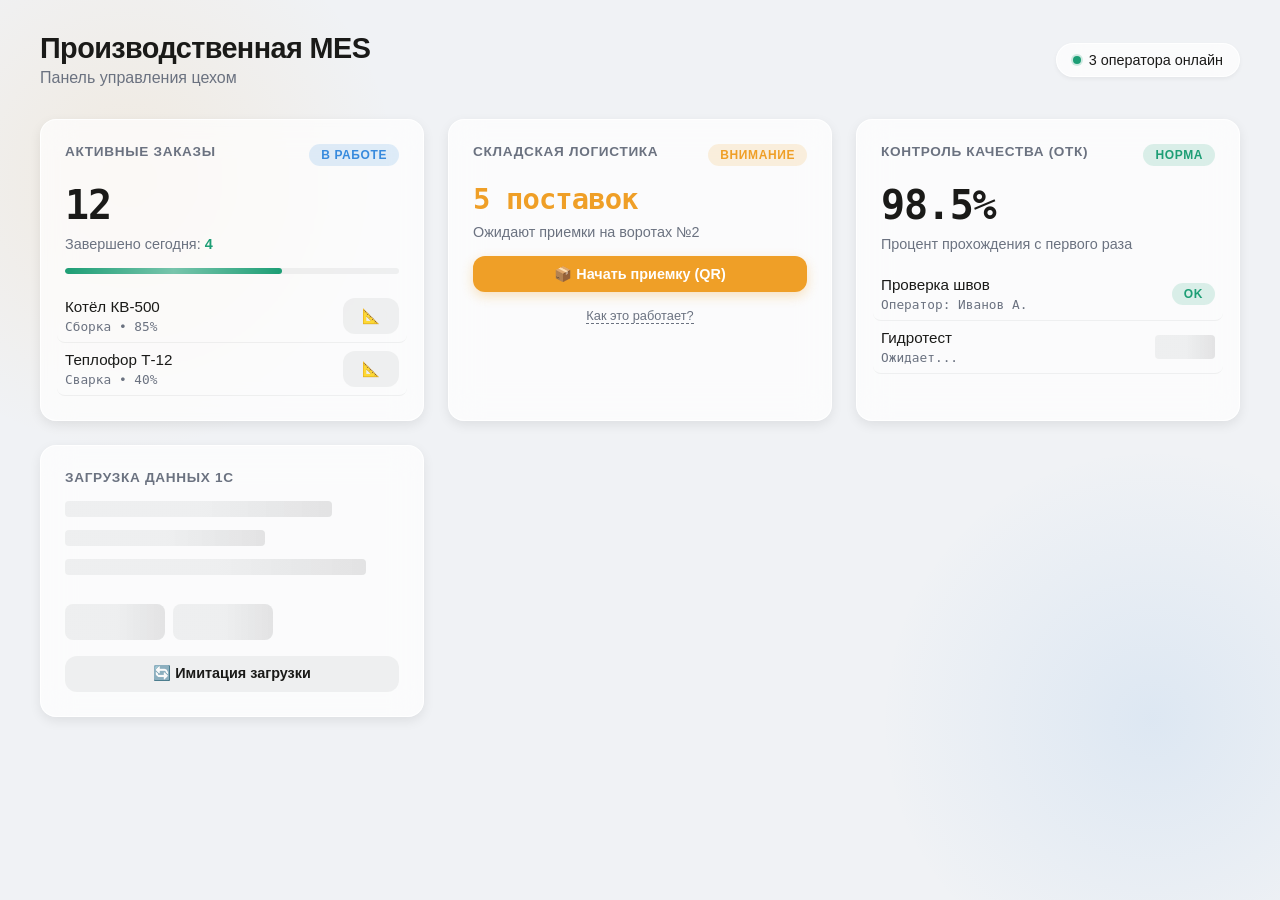
<file: ui-concept.html>
<!DOCTYPE html>
<html lang="ru">
<head>
    <meta charset="UTF-8">
    <meta name="viewport" content="width=device-width, initial-scale=1.0">
    <title>MES System UI Concept</title>
    <style>
        :root {
            --bg-color: #f0f2f5;
            --card-bg: rgba(255, 255, 255, 0.7);
            --card-border: rgba(255, 255, 255, 0.9);
            --text-primary: #1a1a18;
            --text-secondary: #6b7280;
            --accent: #EF9F27;
            --success: #1D9E75;
            --danger: #E24B4A;
            --info: #378ADD;
            --shadow-sm: 0 2px 4px rgba(0,0,0,0.05);
            --shadow-md: 0 4px 12px rgba(0,0,0,0.08);
            --shadow-lg: 0 10px 25px rgba(0,0,0,0.1);
            --radius: 16px;
            --font-main: 'Inter', -apple-system, BlinkMacSystemFont, sans-serif;
            --font-mono: 'JetBrains Mono', 'Fira Code', monospace;
        }

        @media (prefers-color-scheme: dark) {
            :root {
                --bg-color: #121212;
                --card-bg: rgba(30, 30, 30, 0.6);
                --card-border: rgba(255, 255, 255, 0.1);
                --text-primary: #e8e6e0;
                --text-secondary: #9ca3af;
                --shadow-sm: 0 2px 4px rgba(0,0,0,0.2);
                --shadow-md: 0 4px 12px rgba(0,0,0,0.3);
                --shadow-lg: 0 10px 25px rgba(0,0,0,0.4);
            }
        }

        * { box-sizing: border-box; margin: 0; padding: 0; }

        body {
            font-family: var(--font-main);
            background-color: var(--bg-color);
            background-image: 
                radial-gradient(circle at 10% 20%, rgba(239, 159, 39, 0.1) 0%, transparent 20%),
                radial-gradient(circle at 90% 80%, rgba(55, 138, 221, 0.1) 0%, transparent 20%);
            color: var(--text-primary);
            min-height: 100vh;
            padding: 2rem;
            transition: background 0.3s ease;
        }

        .container {
            max-width: 1200px;
            margin: 0 auto;
        }

        header {
            display: flex;
            justify-content: space-between;
            align-items: center;
            margin-bottom: 2rem;
            animation: slideDown 0.6s cubic-bezier(0.16, 1, 0.3, 1);
        }

        h1 { font-size: 1.8rem; font-weight: 700; letter-spacing: -0.02em; }
        
        .user-badge {
            display: flex;
            align-items: center;
            gap: 0.5rem;
            padding: 0.5rem 1rem;
            background: var(--card-bg);
            backdrop-filter: blur(12px);
            border: 1px solid var(--card-border);
            border-radius: 50px;
            box-shadow: var(--shadow-sm);
            font-size: 0.9rem;
            font-weight: 500;
        }

        .status-dot {
            width: 8px;
            height: 8px;
            background: var(--success);
            border-radius: 50%;
            box-shadow: 0 0 0 2px rgba(29, 158, 117, 0.2);
            animation: pulse 2s infinite;
        }

        /* Grid Layout */
        .dashboard-grid {
            display: grid;
            grid-template-columns: repeat(auto-fit, minmax(300px, 1fr));
            gap: 1.5rem;
        }

        /* Glassmorphism Card */
        .card {
            background: var(--card-bg);
            backdrop-filter: blur(16px);
            -webkit-backdrop-filter: blur(16px);
            border: 1px solid var(--card-border);
            border-radius: var(--radius);
            padding: 1.5rem;
            box-shadow: var(--shadow-md);
            transition: transform 0.3s cubic-bezier(0.34, 1.56, 0.64, 1), box-shadow 0.3s ease;
            position: relative;
            overflow: hidden;
            opacity: 0;
            animation: fadeInUp 0.6s cubic-bezier(0.16, 1, 0.3, 1) forwards;
        }

        .card:nth-child(1) { animation-delay: 0.1s; }
        .card:nth-child(2) { animation-delay: 0.2s; }
        .card:nth-child(3) { animation-delay: 0.3s; }
        .card:nth-child(4) { animation-delay: 0.4s; }

        .card:hover {
            transform: translateY(-4px);
            box-shadow: var(--shadow-lg);
        }

        .card-header {
            display: flex;
            justify-content: space-between;
            align-items: flex-start;
            margin-bottom: 1rem;
        }

        .card-title {
            font-size: 1.1rem;
            font-weight: 600;
            color: var(--text-secondary);
            text-transform: uppercase;
            letter-spacing: 0.05em;
            font-size: 0.85rem;
        }

        .card-value {
            font-size: 2.5rem;
            font-weight: 700;
            letter-spacing: -0.03em;
            margin-bottom: 0.5rem;
            font-family: var(--font-mono);
        }

        .card-sub {
            font-size: 0.9rem;
            color: var(--text-secondary);
            display: flex;
            align-items: center;
            gap: 0.25rem;
        }

        /* Status Badges */
        .badge {
            padding: 0.25rem 0.75rem;
            border-radius: 20px;
            font-size: 0.75rem;
            font-weight: 600;
            text-transform: uppercase;
            letter-spacing: 0.05em;
            display: inline-flex;
            align-items: center;
            gap: 0.25rem;
        }

        .badge-success { background: rgba(29, 158, 117, 0.15); color: var(--success); }
        .badge-warning { background: rgba(239, 159, 39, 0.15); color: var(--accent); }
        .badge-danger { background: rgba(226, 75, 74, 0.15); color: var(--danger); }
        .badge-info { background: rgba(55, 138, 221, 0.15); color: var(--info); }

        /* Interactive List */
        .task-list {
            list-style: none;
            margin-top: 1rem;
        }

        .task-item {
            display: flex;
            align-items: center;
            justify-content: space-between;
            padding: 0.75rem 0;
            border-bottom: 1px solid rgba(128,128,128,0.1);
            transition: background 0.2s;
            border-radius: 8px;
            padding: 0.5rem;
            margin: 0 -0.5rem;
        }

        .task-item:hover {
            background: rgba(128,128,128,0.05);
        }

        .task-info {
            display: flex;
            flex-direction: column;
            gap: 0.25rem;
        }

        .task-name { font-weight: 500; font-size: 0.95rem; }
        .task-meta { font-size: 0.8rem; color: var(--text-secondary); font-family: var(--font-mono); }

        /* Buttons with Micro-interactions */
        .btn {
            border: none;
            padding: 0.6rem 1.2rem;
            border-radius: 12px;
            font-weight: 600;
            font-size: 0.9rem;
            cursor: pointer;
            transition: all 0.2s cubic-bezier(0.34, 1.56, 0.64, 1);
            display: inline-flex;
            align-items: center;
            gap: 0.5rem;
            position: relative;
            overflow: hidden;
        }

        .btn:active { transform: scale(0.95); }

        .btn-primary {
            background: var(--accent);
            color: white;
            box-shadow: 0 4px 12px rgba(239, 159, 39, 0.3);
        }
        
        .btn-primary:hover {
            box-shadow: 0 6px 16px rgba(239, 159, 39, 0.4);
            transform: translateY(-2px);
        }

        .btn-secondary {
            background: rgba(128,128,128,0.1);
            color: var(--text-primary);
        }

        .btn-secondary:hover {
            background: rgba(128,128,128,0.2);
        }

        /* Skeleton Loader */
        .skeleton {
            background: linear-gradient(90deg, rgba(128,128,128,0.1) 25%, rgba(128,128,128,0.2) 50%, rgba(128,128,128,0.1) 75%);
            background-size: 200% 100%;
            animation: shimmer 1.5s infinite;
            border-radius: 4px;
            color: transparent !important;
        }

        /* Animations */
        @keyframes fadeInUp {
            from { opacity: 0; transform: translateY(20px); }
            to { opacity: 1; transform: translateY(0); }
        }

        @keyframes slideDown {
            from { opacity: 0; transform: translateY(-20px); }
            to { opacity: 1; transform: translateY(0); }
        }

        @keyframes pulse {
            0% { box-shadow: 0 0 0 0 rgba(29, 158, 117, 0.4); }
            70% { box-shadow: 0 0 0 6px rgba(29, 158, 117, 0); }
            100% { box-shadow: 0 0 0 0 rgba(29, 158, 117, 0); }
        }

        @keyframes shimmer {
            0% { background-position: 200% 0; }
            100% { background-position: -200% 0; }
        }

        /* Progress Bar */
        .progress-container {
            width: 100%;
            height: 6px;
            background: rgba(128,128,128,0.1);
            border-radius: 10px;
            margin-top: 1rem;
            overflow: hidden;
        }

        .progress-bar {
            height: 100%;
            background: var(--success);
            border-radius: 10px;
            width: 0%;
            transition: width 1s cubic-bezier(0.4, 0, 0.2, 1);
            position: relative;
        }
        
        .progress-bar::after {
            content: '';
            position: absolute;
            top: 0; left: 0; bottom: 0; right: 0;
            background: linear-gradient(90deg, transparent, rgba(255,255,255,0.4), transparent);
            animation: shimmer 2s infinite;
        }

        /* Tooltip demo */
        .tooltip-demo {
            position: relative;
            display: inline-block;
            cursor: help;
            border-bottom: 1px dashed var(--text-secondary);
        }
        
        .tooltip-demo::after {
            content: attr(data-tip);
            position: absolute;
            bottom: 100%;
            left: 50%;
            transform: translateX(-50%) translateY(-5px);
            background: var(--text-primary);
            color: var(--bg-color);
            padding: 0.4rem 0.8rem;
            border-radius: 6px;
            font-size: 0.75rem;
            white-space: nowrap;
            opacity: 0;
            pointer-events: none;
            transition: all 0.2s ease;
            box-shadow: var(--shadow-md);
        }
        
        .tooltip-demo:hover::after {
            opacity: 1;
            transform: translateX(-50%) translateY(-8px);
        }

    </style>
</head>
<body>
    <div class="container">
        <header>
            <div>
                <h1>Производственная MES</h1>
                <p style="color: var(--text-secondary); margin-top: 0.25rem;">Панель управления цехом</p>
            </div>
            <div class="user-badge">
                <div class="status-dot"></div>
                <span>3 оператора онлайн</span>
            </div>
        </header>

        <div class="dashboard-grid">
            <!-- Card 1: Active Orders with Progress -->
            <div class="card">
                <div class="card-header">
                    <span class="card-title">Активные заказы</span>
                    <span class="badge badge-info">В работе</span>
                </div>
                <div class="card-value">12</div>
                <div class="card-sub">
                    <span>Завершено сегодня: </span>
                    <strong style="color: var(--success)">4</strong>
                </div>
                <div class="progress-container">
                    <div class="progress-bar" id="progress1"></div>
                </div>
                <ul class="task-list">
                    <li class="task-item">
                        <div class="task-info">
                            <span class="task-name">Котёл КВ-500</span>
                            <span class="task-meta">Сборка • 85%</span>
                        </div>
                        <button class="btn btn-secondary" onclick="animateBtn(this)">📐</button>
                    </li>
                    <li class="task-item">
                        <div class="task-info">
                            <span class="task-name">Теплофор Т-12</span>
                            <span class="task-meta">Сварка • 40%</span>
                        </div>
                        <button class="btn btn-secondary" onclick="animateBtn(this)">📐</button>
                    </li>
                </ul>
            </div>

            <!-- Card 2: Warehouse Alert -->
            <div class="card">
                <div class="card-header">
                    <span class="card-title">Складская логистика</span>
                    <span class="badge badge-warning">Внимание</span>
                </div>
                <div class="card-value" style="font-size: 1.8rem; color: var(--accent);">5 поставок</div>
                <div class="card-sub" style="margin-bottom: 1rem;">
                    Ожидают приемки на воротах №2
                </div>
                <button class="btn btn-primary" style="width: 100%; justify-content: center;" onclick="animateBtn(this)">
                    📦 Начать приемку (QR)
                </button>
                <div style="margin-top: 1rem; font-size: 0.8rem; color: var(--text-secondary); text-align: center;">
                    <span class="tooltip-demo" data-tip="Двойное сканирование: Заказ + Деталь">Как это работает?</span>
                </div>
            </div>

            <!-- Card 3: Quality Control -->
            <div class="card">
                <div class="card-header">
                    <span class="card-title">Контроль качества (ОТК)</span>
                    <span class="badge badge-success">Норма</span>
                </div>
                <div class="card-value">98.5%</div>
                <div class="card-sub">
                    Процент прохождения с первого раза
                </div>
                <ul class="task-list">
                    <li class="task-item">
                        <div class="task-info">
                            <span class="task-name">Проверка швов</span>
                            <span class="task-meta">Оператор: Иванов А.</span>
                        </div>
                        <span class="badge badge-success">OK</span>
                    </li>
                    <li class="task-item">
                        <div class="task-info">
                            <span class="task-name">Гидротест</span>
                            <span class="task-meta">Ожидает...</span>
                        </div>
                        <div class="skeleton" style="width: 60px; height: 24px;"></div>
                    </li>
                </ul>
            </div>

            <!-- Card 4: Loading State Demo -->
            <div class="card">
                <div class="card-header">
                    <span class="card-title">Загрузка данных 1С</span>
                </div>
                <div style="display: flex; flex-direction: column; gap: 0.8rem; margin-top: 1rem;">
                    <div class="skeleton" style="height: 16px; width: 80%;"></div>
                    <div class="skeleton" style="height: 16px; width: 60%;"></div>
                    <div class="skeleton" style="height: 16px; width: 90%;"></div>
                    <div style="margin-top: 1rem; display: flex; gap: 0.5rem;">
                        <div class="skeleton" style="height: 36px; width: 100px; border-radius: 8px;"></div>
                        <div class="skeleton" style="height: 36px; width: 100px; border-radius: 8px;"></div>
                    </div>
                </div>
                <button class="btn btn-secondary" style="margin-top: 1rem; width: 100%; justify-content: center;" onclick="stopSkeletons(this)">
                    🔄 Имитация загрузки
                </button>
            </div>
        </div>
    </div>

    <script>
        // Animate Progress Bars on Load
        setTimeout(() => {
            document.getElementById('progress1').style.width = '65%';
        }, 500);

        // Button Click Animation Effect
        function animateBtn(btn) {
            const originalText = btn.innerHTML;
            btn.innerHTML = '✓';
            btn.style.transform = 'scale(0.9)';
            setTimeout(() => {
                btn.innerHTML = originalText;
                btn.style.transform = '';
            }, 800);
        }

        // Skeleton Loader Interaction
        function stopSkeletons(btn) {
            const skeletons = btn.parentElement.querySelectorAll('.skeleton');
            btn.innerHTML = 'Загружено!';
            btn.classList.remove('btn-secondary');
            btn.classList.add('btn-primary');
            
            skeletons.forEach((skel, index) => {
                setTimeout(() => {
                    skel.classList.remove('skeleton');
                    skel.style.background = 'transparent';
                    skel.style.color = 'var(--text-primary)';
                    if(index === 0) skel.textContent = 'Заказ №4592 импортирован';
                    if(index === 1) skel.textContent = '12 комплектующих добавлено';
                    if(index === 2) skel.textContent = 'Ссылка на чертеж привязана';
                    if(index > 2) {
                        skel.style.height = '36px';
                        skel.style.width = '100px';
                        skel.style.borderRadius = '8px';
                        skel.textContent = 'Открыть';
                        skel.style.display = 'inline-flex';
                        skel.style.alignItems = 'center';
                        skel.style.justifyContent = 'center';
                        skel.style.background = 'rgba(128,128,128,0.1)';
                        skel.style.cursor = 'pointer';
                    }
                }, index * 200);
            });
        }
    </script>
</body>
</html>
</file>
